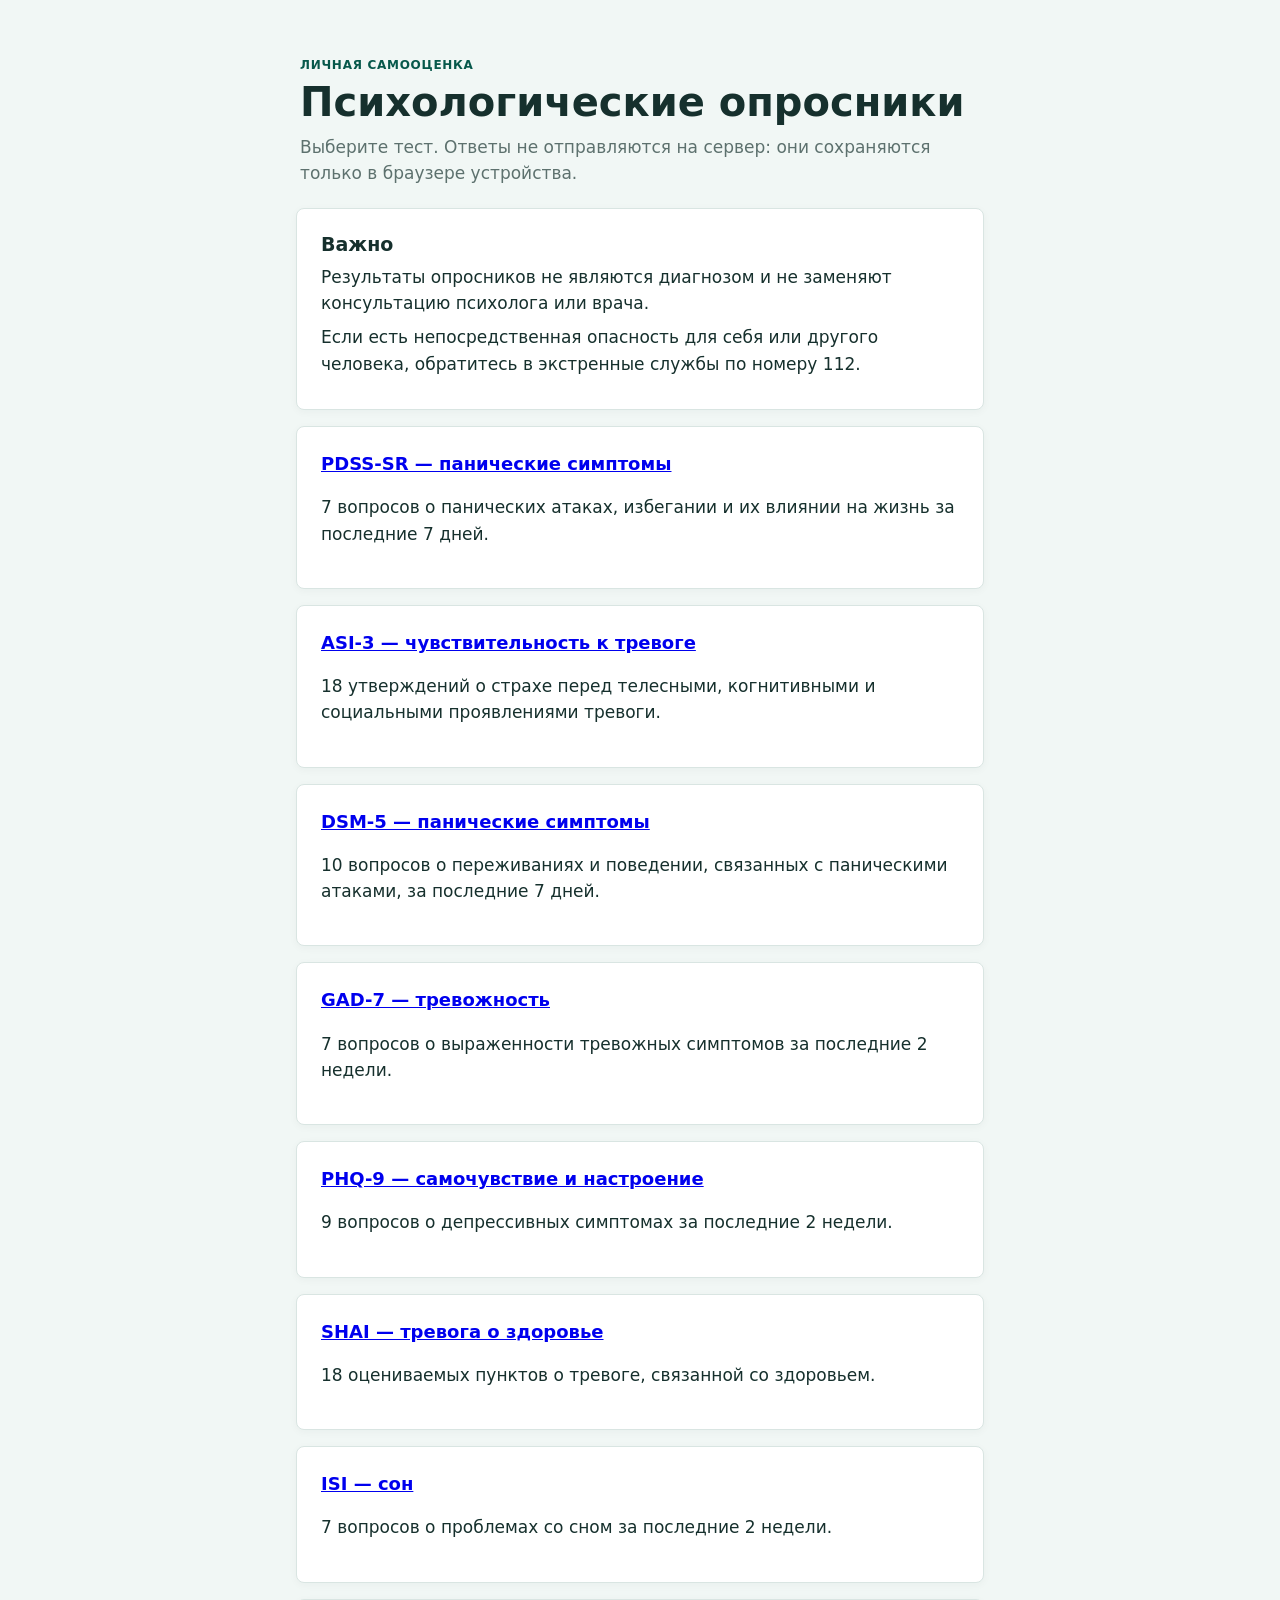
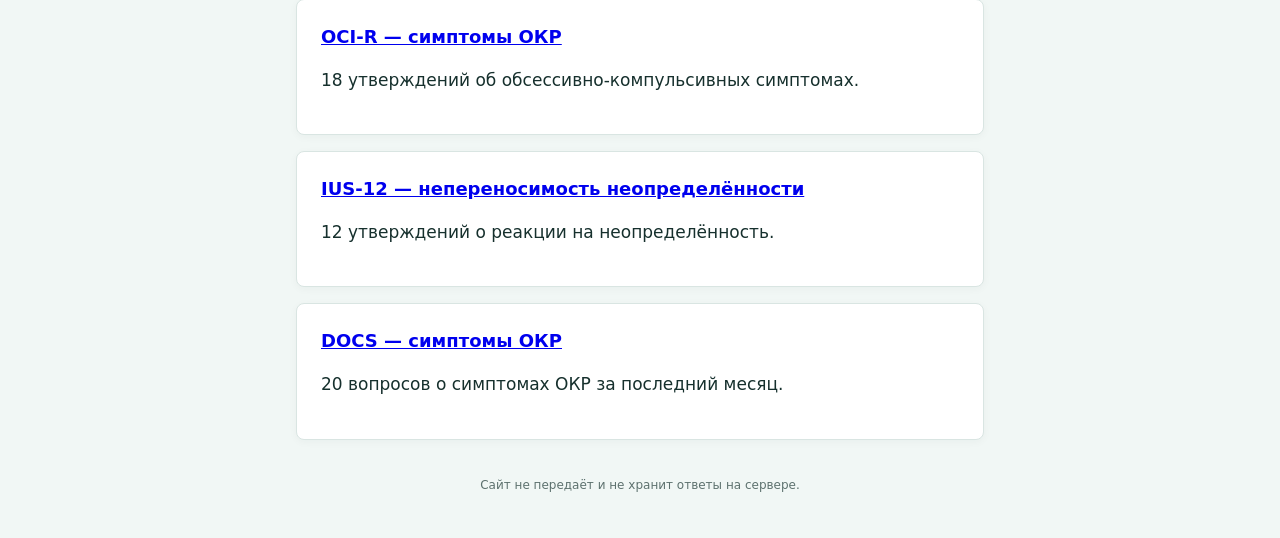
<file: index.html>
<!doctype html>
<html lang="ru">
<head>
  <meta charset="utf-8">
  <meta name="viewport" content="width=device-width,initial-scale=1">
  <title>Психологические опросники</title>
  <link rel="stylesheet" href="assets/styles.css">
</head>
<body>
  <main class="shell">
    <header class="top">
      <p class="eyebrow">Личная самооценка</p>
      <h1>Психологические опросники</h1>
      <p class="intro">Выберите тест. Ответы не отправляются на сервер: они сохраняются только в браузере устройства.</p>
    </header>
    <section class="privacy">
      <h2>Важно</h2>
      <p>Результаты опросников не являются диагнозом и не заменяют консультацию психолога или врача.</p>
      <p>Если есть непосредственная опасность для себя или другого человека, обратитесь в экстренные службы по номеру 112.</p>
    </section>
    <section class="questions" aria-label="Список опросников">
      <article class="question"><h3><a href="pdss/">PDSS-SR — панические симптомы</a></h3><p>7 вопросов о панических атаках, избегании и их влиянии на жизнь за последние 7 дней.</p></article>
      <article class="question"><h3><a href="asi-3/">ASI-3 — чувствительность к тревоге</a></h3><p>18 утверждений о страхе перед телесными, когнитивными и социальными проявлениями тревоги.</p></article>
      <article class="question"><h3><a href="dsm5/">DSM-5 — панические симптомы</a></h3><p>10 вопросов о переживаниях и поведении, связанных с паническими атаками, за последние 7 дней.</p></article>
      <article class="question"><h3><a href="gad-7/">GAD-7 — тревожность</a></h3><p>7 вопросов о выраженности тревожных симптомов за последние 2 недели.</p></article>
      <article class="question"><h3><a href="phq-9/">PHQ-9 — самочувствие и настроение</a></h3><p>9 вопросов о депрессивных симптомах за последние 2 недели.</p></article>
      <article class="question"><h3><a href="shai/">SHAI — тревога о здоровье</a></h3><p>18 оцениваемых пунктов о тревоге, связанной со здоровьем.</p></article>
      <article class="question"><h3><a href="isi/">ISI — сон</a></h3><p>7 вопросов о проблемах со сном за последние 2 недели.</p></article>
      <article class="question"><h3><a href="oci-r/">OCI-R — симптомы ОКР</a></h3><p>18 утверждений об обсессивно-компульсивных симптомах.</p></article>
      <article class="question"><h3><a href="ius-12/">IUS-12 — непереносимость неопределённости</a></h3><p>12 утверждений о реакции на неопределённость.</p></article>
      <article class="question"><h3><a href="docs/">DOCS — симптомы ОКР</a></h3><p>20 вопросов о симптомах ОКР за последний месяц.</p></article>
    </section>
    <footer>Сайт не передаёт и не хранит ответы на сервере.</footer>
  </main>
</body>
</html>
</file>
<file: assets/styles.css>
:root{color-scheme:light;--ink:#16302d;--muted:#5d716e;--line:#d9e5e2;--paper:#fff;--wash:#f1f7f5;--accent:#117a69;--accent-deep:#07584b;--danger:#a03c3c;font-family:Inter,system-ui,-apple-system,BlinkMacSystemFont,"Segoe UI",sans-serif}*{box-sizing:border-box}body{margin:0;background:var(--wash);color:var(--ink);font-size:17px;line-height:1.55}.shell{width:min(100%,720px);margin:0 auto;padding:28px 16px 44px}.top{padding:12px 4px 22px}.eyebrow{text-transform:uppercase;color:var(--accent-deep);font-weight:750;font-size:12px;letter-spacing:.06em;margin:0 0 5px}h1{font-size:32px;line-height:1.1;margin:0 0 10px;overflow-wrap:anywhere}h2{font-size:24px;line-height:1.18;margin:0 0 8px;overflow-wrap:anywhere}h3{font-size:18px;line-height:1.45;margin:0 0 16px;overflow-wrap:anywhere}.intro,.test-intro>p{margin:0;color:var(--muted)}.privacy,.test-intro,.question,.result{background:var(--paper);border:1px solid var(--line);border-radius:8px;padding:18px;margin:0 0 16px;box-shadow:0 2px 9px #13352a0a}.privacy h2{font-size:19px}.privacy p{margin:8px 0}.privacy-small{font-size:13px;color:var(--muted)}.test-intro{margin-top:16px}.instruction{background:#e6f2ee;border-left:4px solid var(--accent);padding:11px 12px;margin:16px 0 10px}.note{font-size:14px}.official-link{display:inline-block;color:var(--accent-deep);font-weight:700;margin-top:8px}.progress{font-size:14px;color:var(--muted);margin:20px 2px 12px}.progress div{height:8px;background:#dbe7e4;border-radius:10px;margin-top:7px;overflow:hidden}.progress i{height:100%;display:block;background:var(--accent);border-radius:10px;transition:width .2s}.question{position:relative;padding:18px}.number{background:var(--accent);border-radius:50%;color:#fff;width:28px;height:28px;display:grid;place-items:center;font-weight:750;font-size:14px;margin:0 0 12px}.answers{display:grid;gap:8px}.answer{display:flex;align-items:center;gap:12px;text-align:left;min-height:56px;padding:10px 12px;border:1px solid #cfded9;border-radius:7px;background:#fff;color:var(--ink);font:inherit;cursor:pointer;touch-action:manipulation}.answer span{min-width:0;overflow-wrap:anywhere}.answer b{display:grid;place-items:center;flex:0 0 26px;height:26px;border:1px solid #9cb7b0;border-radius:50%;font-size:13px}.answer.selected{border:2px solid var(--accent);background:#eaf6f2}.answer.selected b{background:var(--accent);color:#fff;border-color:var(--accent)}.finish{text-align:center;padding:14px 0 4px}.finish p{color:var(--muted);font-size:14px;margin:8px 0}.primary,.clear{border:0;border-radius:7px;min-height:48px;padding:10px 17px;font:inherit;font-weight:750;cursor:pointer}.primary{background:var(--accent);color:#fff}.primary:disabled{background:#9aa9a5;cursor:not-allowed}.clear{background:none;color:var(--danger);text-decoration:underline;margin-top:10px}.result{border-color:#8cc5b9}.result h2 span{font-size:16px;font-weight:500}.group-results{display:grid;gap:7px;margin:16px 0}.group-results p{display:flex;justify-content:space-between;gap:16px;border-bottom:1px solid var(--line);margin:0;padding-bottom:7px}.result pre{white-space:pre-wrap;overflow-wrap:anywhere;background:#f3f7f6;border-radius:6px;padding:12px;font:12px/1.5 ui-monospace,SFMono-Regular,Menlo,monospace;color:#304845}footer{color:var(--muted);font-size:12px;text-align:center;padding:20px 6px 0}@media (max-width:390px){.shell{padding:20px 12px 36px}.question,.privacy,.test-intro,.result{padding:16px}h1{font-size:28px}h2{font-size:22px}h3{font-size:17px}}@media (min-width:650px){.shell{padding-top:44px}.question,.privacy,.test-intro,.result{padding:24px}h1{font-size:40px}}
</file>
